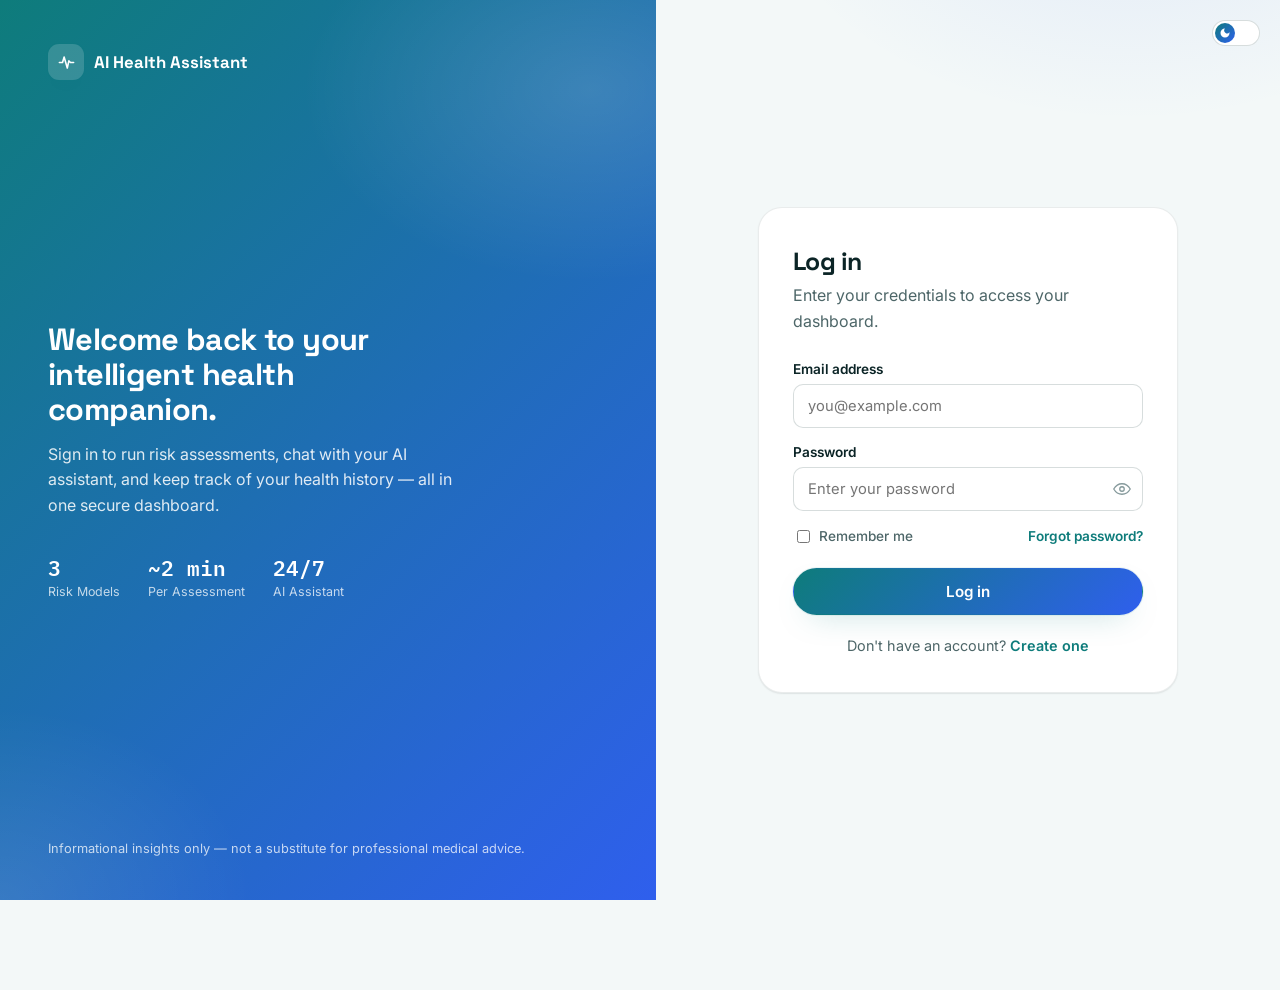
<file: frontend/index.html>
<!DOCTYPE html>
<html lang="en">
<head>
<meta charset="UTF-8" />
<meta name="viewport" content="width=device-width, initial-scale=1.0" />
<title>AI Health Assistant Faisal</title> 
<link rel="icon" type="image/png" href="drugs.png">
<meta name="description" content="AI-powered diabetes, heart disease and treatment-need risk assessment with a conversational health assistant." />

<link rel="preconnect" href="https://fonts.googleapis.com">
<link rel="preconnect" href="https://fonts.gstatic.com" crossorigin>
<link href="https://fonts.googleapis.com/css2?family=Space+Grotesk:wght@500;600;700&family=Inter:wght@400;500;600;700&family=IBM+Plex+Mono:wght@500;600;700&display=swap" rel="stylesheet">

<link rel="stylesheet" href="styles/base.css?v=20260829" />
<link rel="stylesheet" href="styles/components.css?v=20260829" />
<script>
  // Applied before first paint so there's no flash of the wrong theme.
  (function () {
    try {
      var saved = localStorage.getItem('ahs_theme');
      var theme = saved || (window.matchMedia('(prefers-color-scheme: dark)').matches ? 'dark' : 'light');
      document.documentElement.setAttribute('data-theme', theme);
    } catch (e) {}
  })();
</script>
</head>
<body>

<a class="skip-link" href="#main-content">Skip to main content</a>

<!-- floating aurora blobs behind everything, dark-mode only -->
<div class="aurora" aria-hidden="true"><span></span><span></span><span></span></div>

<!-- ============================================================
     HEADER
     ============================================================ -->
<header class="site-header glass">
  <div class="container">
    <button class="brand" type="button" data-nav="home" aria-label="AI Health Assistant home">
      <span class="brand-mark">
        <svg viewBox="0 0 24 24" fill="none" xmlns="http://www.w3.org/2000/svg"><path d="M3 12h4l2-7 4 14 2-9 2 2h4" stroke="currentColor" stroke-width="2" stroke-linecap="round" stroke-linejoin="round"/></svg>
      </span>
      AI Health Assistant
    </button>

    <nav class="main-nav" aria-label="Primary">
      <button type="button" class="nav-link" data-nav="home">Home</button>
      <button type="button" class="nav-link" data-nav="check">Health Check</button>
      <button type="button" class="nav-link" data-nav="chat">AI Chat</button>
      <button type="button" class="nav-link" data-nav="dashboard">Dashboard</button>
      <button type="button" class="nav-link" data-nav="about">About</button>
    </nav>

    <div class="header-actions">
      <button class="theme-toggle" id="themeToggle" title="Toggle dark mode" aria-label="Toggle dark mode">
        <span class="knob">
          <svg viewBox="0 0 24 24" fill="none" id="themeIcon"><path d="M12 3a9 9 0 109 9c0-.46-.04-.92-.1-1.36A5.4 5.4 0 0112 3z" fill="currentColor"/></svg>
        </span>
      </button>
      <button class="icon-btn" id="settingsBtn" title="Connection settings" aria-label="Settings" >
        <svg width="18" height="18" viewBox="0 0 24 24" fill="none"><path d="M12 15a3 3 0 100-6 3 3 0 000 6z" stroke="currentColor" stroke-width="1.8"/><path d="M19.4 15a1.65 1.65 0 00.33 1.82l.06.06a2 2 0 11-2.83 2.83l-.06-.06a1.65 1.65 0 00-1.82-.33 1.65 1.65 0 00-1 1.51V21a2 2 0 11-4 0v-.09a1.65 1.65 0 00-1-1.51 1.65 1.65 0 00-1.82.33l-.06.06a2 2 0 11-2.83-2.83l.06-.06a1.65 1.65 0 00.33-1.82 1.65 1.65 0 00-1.51-1H3a2 2 0 110-4h.09a1.65 1.65 0 001.51-1 1.65 1.65 0 00-.33-1.82l-.06-.06a2 2 0 112.83-2.83l.06.06a1.65 1.65 0 001.82.33H9a1.65 1.65 0 001-1.51V3a2 2 0 114 0v.09a1.65 1.65 0 001 1.51 1.65 1.65 0 001.82-.33l.06-.06a2 2 0 112.83 2.83l-.06.06a1.65 1.65 0 00-.33 1.82V9a1.65 1.65 0 001.51 1H21a2 2 0 110 4h-.09a1.65 1.65 0 00-1.51 1z" stroke="currentColor" stroke-width="1.5"/></svg>
      </button>
      <button class="btn btn-secondary btn-sm" id="logoutBtn">Log out</button>
      <button class="btn btn-primary btn-sm" data-nav="check">Start Health Check</button>
      <button class="hamburger" id="hamburgerBtn" aria-label="Open menu" aria-expanded="false" aria-controls="mobileNav"><span></span><span></span><span></span></button>
    </div>
  </div>
</header>

<div class="mobile-nav" id="mobileNav">
  <button type="button" class="nav-link" data-nav="home">Home</button>
  <button type="button" class="nav-link" data-nav="check">Health Check</button>
  <button type="button" class="nav-link" data-nav="chat">AI Chat</button>
  <button type="button" class="nav-link" data-nav="dashboard">Dashboard</button>
  <button type="button" class="nav-link" data-nav="about">About</button>
</div>

<main id="main-content" tabindex="-1">

<!-- ============================================================
     HOME VIEW
     ============================================================ -->
<section class="view active" id="view-home">

  <section class="hero">
    <div class="container">
      <div class="slide-up">
        <div class="eyebrow"><span class="eyebrow-dot"></span> AI-Powered Health Insights</div>
        <h1>Your <span class="grad">Intelligent Health</span> Companion</h1>
        <p class="lead">Understand your health, monitor your risks, and get personalized guidance with AI-powered health insights across diabetes, heart health, and treatment needs.</p>
        <div class="hero-ctas">
          <button class="btn btn-primary" data-nav="check">
            <svg width="17" height="17" viewBox="0 0 24 24" fill="none"><path d="M9 12l2 2 4-4" stroke="currentColor" stroke-width="2.2" stroke-linecap="round" stroke-linejoin="round"/><circle cx="12" cy="12" r="9" stroke="currentColor" stroke-width="2"/></svg>
            Start Health Check
          </button>
          <button class="btn btn-secondary" data-nav="chat">
            <svg width="17" height="17" viewBox="0 0 24 24" fill="none"><path d="M21 11.5a8.5 8.5 0 01-8.5 8.5 8.4 8.4 0 01-3.9-.95L3 20l1.1-4.15A8.4 8.4 0 013.5 12 8.5 8.5 0 0112 3.5a8.5 8.5 0 019 8z" stroke="currentColor" stroke-width="1.8" stroke-linejoin="round"/></svg>
            Chat with AI
          </button>
        </div>
        <div class="hero-stats">
          <div class="hero-stat"><div class="num">3</div><div class="label">Risk Models</div></div>
          <div class="hero-stat"><div class="num">~2 min</div><div class="label">Per Assessment</div></div>
          <div class="hero-stat"><div class="num">24/7</div><div class="label">AI Assistant</div></div>
        </div>
      </div>

      <div class="hero-visual pop-in">
        <svg viewBox="0 0 420 420" width="100%" height="100%">
          <defs>
            <linearGradient id="hgrad" x1="0" y1="0" x2="1" y2="1">
              <stop offset="0%" stop-color="#0e7c7b"/>
              <stop offset="100%" stop-color="#2f5fed"/>
            </linearGradient>
          </defs>
          <circle cx="210" cy="210" r="180" fill="url(#hgrad)" opacity="0.07"/>
          <circle cx="210" cy="210" r="140" fill="none" stroke="url(#hgrad)" stroke-width="1.4" stroke-dasharray="4 6" opacity="0.4"/>
          <circle cx="210" cy="210" r="128" fill="#ffffff" opacity="0.7"/>
          <path d="M70 214 h48 l14 -38 22 82 20 -120 16 76 12 -30 h48" fill="none" stroke="url(#hgrad)" stroke-width="5" stroke-linecap="round" stroke-linejoin="round" stroke-dasharray="900" stroke-dashoffset="900" style="animation: heartbeatDraw 2.4s ease-out forwards;"/>
          <g class="orbit-dot" style="animation-delay:0s">
            <circle cx="330" cy="130" r="26" fill="#fff" stroke="var(--border-strong)"/>
            <text x="330" y="136" text-anchor="middle" font-size="20">❤️</text>
          </g>
          <g class="orbit-dot" style="animation-delay:0.6s">
            <circle cx="88" cy="120" r="24" fill="#fff" stroke="var(--border-strong)"/>
            <text x="88" y="127" text-anchor="middle" font-size="18">🩸</text>
          </g>
          <g class="orbit-dot" style="animation-delay:1.2s">
            <circle cx="100" cy="320" r="24" fill="#fff" stroke="var(--border-strong)"/>
            <text x="100" y="327" text-anchor="middle" font-size="18">💊</text>
          </g>
          <g class="orbit-dot" style="animation-delay:0.3s">
            <circle cx="340" cy="300" r="22" fill="#fff" stroke="var(--border-strong)"/>
            <text x="340" y="306" text-anchor="middle" font-size="16">📊</text>
          </g>
        </svg>
      </div>
    </div>
  </section>

  <section class="section">
    <div class="container">
      <div class="section-head">
        <h2>Three focused risk assessments</h2>
        <p>Each assessment uses a dedicated, trained model — built on the exact clinical and lifestyle inputs it was trained on.</p>
      </div>
      <div class="grid-3 stagger">
        <button type="button" class="card card-hover tilt3d condition-card" data-nav="check" data-condition="diabetes">
          <div class="condition-icon icon-teal">🩸</div>
          <h3>Diabetes Risk</h3>
          <p>Estimates diabetes risk from glucose, HbA1c, BMI and lifestyle factors.</p>
          <div class="go">Start assessment →</div>
        </button>
        <button type="button" class="card card-hover tilt3d condition-card" data-nav="check" data-condition="heart">
          <div class="condition-icon icon-blue">❤️</div>
          <h3>Heart Disease Risk</h3>
          <p>Evaluates cardiac risk using vitals like blood pressure, cholesterol and ECG readings.</p>
          <div class="go">Start assessment →</div>
        </button>
        <button type="button" class="card card-hover tilt3d condition-card" data-nav="check" data-condition="treatment">
          <div class="condition-icon icon-amber">💊</div>
          <h3>Treatment-Need Assessment</h3>
          <p>Gauges whether workplace mental-health treatment may be indicated.</p>
          <div class="go">Start assessment →</div>
        </button>
      </div>
    </div>
  </section>

  <section class="section" style="padding-top:0;">
    <div class="container">
      <div class="card glass" style="padding:36px; display:flex; align-items:center; justify-content:space-between; gap:24px; flex-wrap:wrap;">
        <div style="max-width:520px;">
          <h2 style="font-size:1.4rem; margin-bottom:8px;">Prefer to just talk it through?</h2>
          <p>Chat with the AI Health Assistant — it will ask you a few guided questions and run the right model for you automatically.</p>
        </div>
        <button class="btn btn-primary" data-nav="chat">Open AI Chat</button>
      </div>
    </div>
  </section>
</section>

<!-- ============================================================
     HEALTH CHECK VIEW
     ============================================================ -->
<section class="view" id="view-check">
  <div class="container section">
    <div class="section-head left">
      <h2>Health Check</h2>
      <p>Choose an assessment below. Fields map exactly to what each trained model expects.</p>
    </div>

    <div class="check-tabs" role="tablist" aria-label="Assessment type">
      <button class="check-tab active" data-condition="diabetes" role="tab" aria-selected="true">Diabetes</button>
      <button class="check-tab" data-condition="heart" role="tab" aria-selected="false">Heart Disease</button>
      <button class="check-tab" data-condition="treatment" role="tab" aria-selected="false">Treatment Need</button>
    </div>

    <div class="check-layout">
      <div class="card form-card" id="formCard">
        <!-- injected by app.js: form-progress + field-grid + form-footer -->
      </div>

      <aside class="card info-panel" id="infoPanel">
        <!-- injected by app.js -->
      </aside>
    </div>

    <!-- analyzing loading state -->
    <div class="card" id="analyzingCard" style="display:none;" role="status" aria-live="polite" aria-busy="true">
      <div class="analyzing">
        <div class="pulse-ring-wrap">
          <svg viewBox="0 0 24 24" fill="none"><path d="M3 12h4l2-7 4 14 2-9 2 2h4" stroke="currentColor" stroke-width="2" stroke-linecap="round" stroke-linejoin="round"/></svg>
        </div>
        <h3>Analyzing your health…</h3>
        <p>Running your data through the trained model.</p>
        <div class="analyzing-steps" id="analyzingSteps">Validating inputs…</div>
      </div>
    </div>

    <!-- result -->
    <div id="resultMount"></div>
  </div>
</section>

<!-- ============================================================
     CHAT VIEW
     ============================================================ -->
<section class="view" id="view-chat">
  <div class="container section">
    <div class="section-head left">
      <h2>AI Health Assistant</h2>
      <p>Tell it what you'd like to check — it will ask guided follow-up questions and return a full assessment.</p>
    </div>

    <div class="chat-shell">
      <aside class="card chat-side">
        <div>
          <h4>Suggested</h4>
          <div class="suggested-list" id="suggestedList">
            <button class="suggested-chip">Check my diabetes risk</button>
            <button class="suggested-chip">I want to check my heart health</button>
            <button class="suggested-chip">I'm stressed at work, do I need treatment support?</button>
            <button class="suggested-chip">cancel</button>
          </div>
        </div>
        <div>
          <h4>Session</h4>
          <button class="btn btn-secondary btn-sm btn-block" id="clearChatBtn">Clear chat</button>
        </div>
      </aside>

      <div class="card chat-main">
        <div class="chat-header">
          <div class="who">
            <div class="chat-avatar">
              <svg width="18" height="18" viewBox="0 0 24 24" fill="none"><path d="M3 12h4l2-7 4 14 2-9 2 2h4" stroke="#fff" stroke-width="2" stroke-linecap="round" stroke-linejoin="round"/></svg>
            </div>
            <div>
              <div style="font-weight:600; font-size:0.92rem;">AI Health Assistant</div>
              <div class="chat-status"><span class="dot"></span> Online</div>
            </div>
          </div>
        </div>

        <div class="chat-messages" id="chatMessages" aria-live="polite" aria-label="Conversation"></div>

        <div class="chat-input-row">
          <input type="text" id="chatInput" placeholder="Type a message… e.g. 'check my diabetes risk'" autocomplete="off" />
          <button class="send-btn" id="chatSendBtn" aria-label="Send">
            <svg width="18" height="18" viewBox="0 0 24 24" fill="none"><path d="M22 2L11 13" stroke="#fff" stroke-width="2" stroke-linecap="round"/><path d="M22 2l-7 20-4-9-9-4 20-7z" stroke="#fff" stroke-width="2" stroke-linejoin="round"/></svg>
          </button>
        </div>
      </div>
    </div>
  </div>
</section>

<!-- ============================================================
     DASHBOARD VIEW
     ============================================================ -->
<section class="view" id="view-dashboard">
  <div class="container section">
    <div class="section-head left">
      <h2>Health Dashboard</h2>
      <p>A snapshot built from the assessments you've completed on this device.</p>
    </div>

    <div id="dashboardMount"></div>
  </div>
</section>

<!-- ============================================================
     ABOUT VIEW
     ============================================================ -->
<section class="view" id="view-about">
  <div class="container section">
    <div class="section-head">
      <h2>About AI Health Assistant</h2>
      <p>Informational risk insights powered by trained machine-learning models — built to help you understand patterns, not to replace your doctor.</p>
    </div>

    <div class="about-grid stagger">
      <div class="card about-card tilt3d">
        <h4>🩸 Diabetes Model</h4>
        <p>An XGBoost classifier trained on demographic, metabolic and lifestyle indicators such as HbA1c and blood glucose level.</p>
      </div>
      <div class="card about-card tilt3d">
        <h4>❤️ Heart Disease Model</h4>
        <p>An XGBoost classifier trained on clinical vitals including blood pressure, cholesterol, ECG and exercise response.</p>
      </div>
      <div class="card about-card tilt3d">
        <h4>💊 Treatment-Need Model</h4>
        <p>A classifier trained on workplace and mental-health survey data to gauge whether treatment may be indicated.</p>
      </div>
    </div>

    <div class="card" style="margin-top:28px; padding:28px;">
      <div class="medical-disclaimer" style="margin-top:0;">
        <svg viewBox="0 0 24 24" fill="none"><path d="M12 9v4M12 17h.01" stroke="currentColor" stroke-width="2" stroke-linecap="round"/><path d="M10.29 3.86L1.82 18a2 2 0 001.71 3h16.94a2 2 0 001.71-3L13.71 3.86a2 2 0 00-3.42 0z" stroke="currentColor" stroke-width="1.6"/></svg>
        <span>This AI Health Assistant provides informational insights and is not a substitute for professional medical diagnosis or treatment. Always consult a qualified healthcare professional about your health.</span>
      </div>
    </div>
  </div>
</section>

</main>

<footer class="site-footer">
  <div class="container">
    <div class="brand" style="font-size:0.92rem;">
      <span class="brand-mark" style="width:28px;height:28px;border-radius:8px;">
        <svg viewBox="0 0 24 24" fill="none" width="14" height="14"><path d="M3 12h4l2-7 4 14 2-9 2 2h4" stroke="currentColor" stroke-width="2" stroke-linecap="round" stroke-linejoin="round"/></svg>
      </span>
      AI Health Assistant
    </div>
    <p>Informational insights only — not a medical diagnosis.</p>
  </div>
</footer>

<div class="toast-stack" id="toastStack" aria-live="polite" aria-atomic="true"></div>

<!-- ============================================================
     SETTINGS MODAL (API base URL)
     ============================================================ -->
<div id="settingsModal" style="display:none; position:fixed; inset:0; background:rgba(11,36,38,0.45); z-index:500; align-items:center; justify-content:center; padding:20px;" role="presentation">
  <div class="card" role="dialog" aria-modal="true" aria-labelledby="settingsTitle" style="max-width:420px; width:100%; padding:26px;">
    <h3 id="settingsTitle" style="margin-bottom:6px;">Connection settings</h3>
    <p style="margin-bottom:16px;">Point the app at your running FastAPI backend.</p>
    <div class="field">
      <label for="apiBaseInput">Backend API URL</label>
      <input type="text" id="apiBaseInput" placeholder="http://127.0.0.1:8000" />
    </div>
    <div style="display:flex; gap:10px; margin-top:18px;">
      <button class="btn btn-secondary btn-block" id="settingsCloseBtn">Cancel</button>
      <button class="btn btn-primary btn-block" id="settingsSaveBtn">Save</button>
    </div>
  </div>
</div>

<script src="scripts/theme.js"></script>
<script src="scripts/api.js"></script>
<script src="scripts/auth-guard.js"></script>
<script src="scripts/forms.js"></script>
<script src="scripts/chat.js"></script>
<script src="scripts/dashboard.js"></script>
<script src="scripts/app.js"></script>
</body>
</html>
</file>
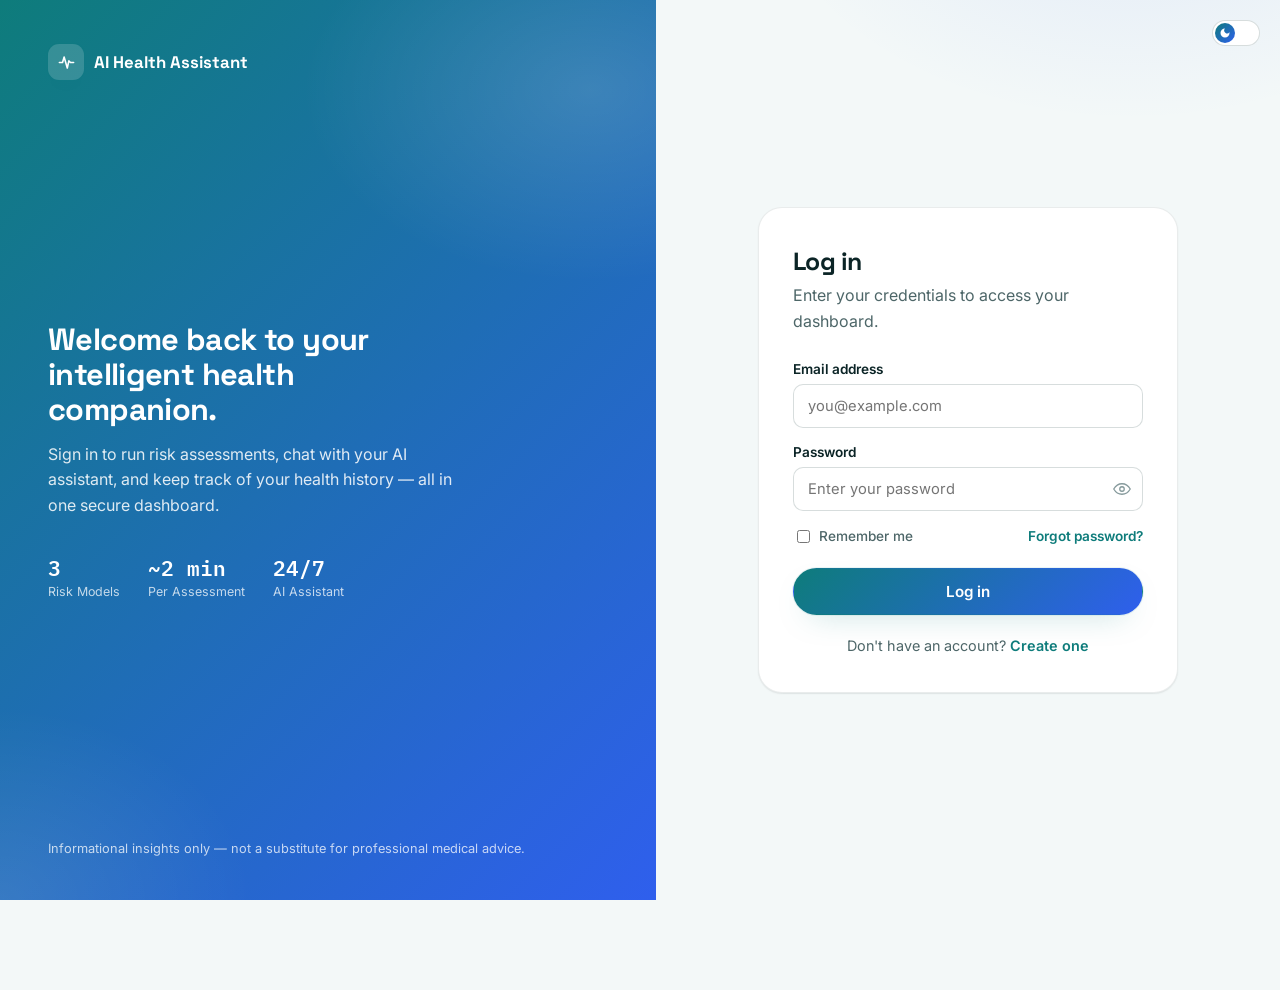
<file: frontend/login.html>
<!DOCTYPE html>
<html lang="en">
<head>
<meta charset="UTF-8" />
<meta name="viewport" content="width=device-width, initial-scale=1.0" />
<title>Log In — AI Health Assistant</title>
<meta name="description" content="Log in to your AI Health Assistant account." />

<link rel="preconnect" href="https://fonts.googleapis.com">
<link rel="preconnect" href="https://fonts.gstatic.com" crossorigin>
<link href="https://fonts.googleapis.com/css2?family=Space+Grotesk:wght@500;600;700&family=Inter:wght@400;500;600;700&family=IBM+Plex+Mono:wght@500;600;700&display=swap" rel="stylesheet">

<link rel="stylesheet" href="styles/base.css?v=20260829" />
<link rel="stylesheet" href="styles/components.css?v=20260829" />
<link rel="stylesheet" href="styles/auth.css?v=20260829" />
<script>
  (function () {
    try {
      var saved = localStorage.getItem('ahs_theme');
      var theme = saved || (window.matchMedia('(prefers-color-scheme: dark)').matches ? 'dark' : 'light');
      document.documentElement.setAttribute('data-theme', theme);
    } catch (e) {}
  })();
</script>
</head>
<body>

<div class="aurora" aria-hidden="true"><span></span><span></span><span></span></div>

<div class="auth-shell">

  <section class="auth-visual">
    <div class="brand">
      <span class="brand-mark">
        <svg viewBox="0 0 24 24" fill="none" xmlns="http://www.w3.org/2000/svg"><path d="M3 12h4l2-7 4 14 2-9 2 2h4" stroke="currentColor" stroke-width="2" stroke-linecap="round" stroke-linejoin="round"/></svg>
      </span>
      AI Health Assistant
    </div>

    <div class="pitch">
      <h1>Welcome back to your intelligent health companion.</h1>
      <p>Sign in to run risk assessments, chat with your AI assistant, and keep track of your health history — all in one secure dashboard.</p>
      <div class="pitch-stats">
        <div><div class="num">3</div><div class="label">Risk Models</div></div>
        <div><div class="num">~2 min</div><div class="label">Per Assessment</div></div>
        <div><div class="num">24/7</div><div class="label">AI Assistant</div></div>
      </div>
    </div>

    <div class="foot-note">Informational insights only — not a substitute for professional medical advice.</div>
  </section>

  <section class="auth-panel">
    <button class="theme-toggle auth-theme-toggle" id="themeToggle" title="Toggle dark mode" aria-label="Toggle dark mode">
      <span class="knob">
        <svg viewBox="0 0 24 24" fill="none" id="themeIcon"><path d="M12 3a9 9 0 109 9c0-.46-.04-.92-.1-1.36A5.4 5.4 0 0112 3z" fill="currentColor"/></svg>
      </span>
    </button>

    <div class="card auth-card">
      <div class="brand">
        <span class="brand-mark">
          <svg viewBox="0 0 24 24" fill="none" xmlns="http://www.w3.org/2000/svg"><path d="M3 12h4l2-7 4 14 2-9 2 2h4" stroke="currentColor" stroke-width="2" stroke-linecap="round" stroke-linejoin="round"/></svg>
        </span>
        AI Health Assistant
      </div>

      <h2>Log in</h2>
      <p class="sub">Enter your credentials to access your dashboard.</p>

      <div class="auth-alert" id="authAlert"></div>

      <form class="auth-form" id="loginForm" novalidate>
        <div class="field">
          <label for="email">Email address</label>
          <input type="email" id="email" name="email" placeholder="you@example.com" autocomplete="email" required />
          <div class="field-error" id="emailError">Enter a valid email address.</div>
        </div>

        <div class="field">
          <label for="password">Password</label>
          <div class="password-field">
            <input type="password" id="password" name="password" placeholder="Enter your password" autocomplete="current-password" required />
            <button type="button" class="password-toggle" id="togglePassword" aria-label="Show password">
              <svg width="18" height="18" viewBox="0 0 24 24" fill="none" id="eyeIcon"><path d="M1 12s4-7 11-7 11 7 11 7-4 7-11 7-11-7-11-7z" stroke="currentColor" stroke-width="1.7"/><circle cx="12" cy="12" r="3" stroke="currentColor" stroke-width="1.7"/></svg>
            </button>
          </div>
          <div class="field-error" id="passwordError">Enter your password.</div>
        </div>

        <div class="auth-links">
          <label style="display:flex; align-items:center; gap:6px; font-weight:500; color:var(--ink-soft);">
            <input type="checkbox" id="rememberMe" style="width:auto;" /> Remember me
          </label>
          <a href="#" id="forgotPasswordLink">Forgot password?</a>
        </div>

        <button type="submit" class="btn btn-primary btn-block" id="loginBtn">
          <span id="loginBtnText">Log in</span>
        </button>
      </form>

      <div class="auth-switch">
        Don't have an account? <a href="register.html">Create one</a>
      </div>
    </div>
  </section>

</div>

<script src="scripts/theme.js"></script>
<script src="scripts/api.js"></script>
<script src="scripts/auth-page.js"></script>
</body>
</html>
</file>
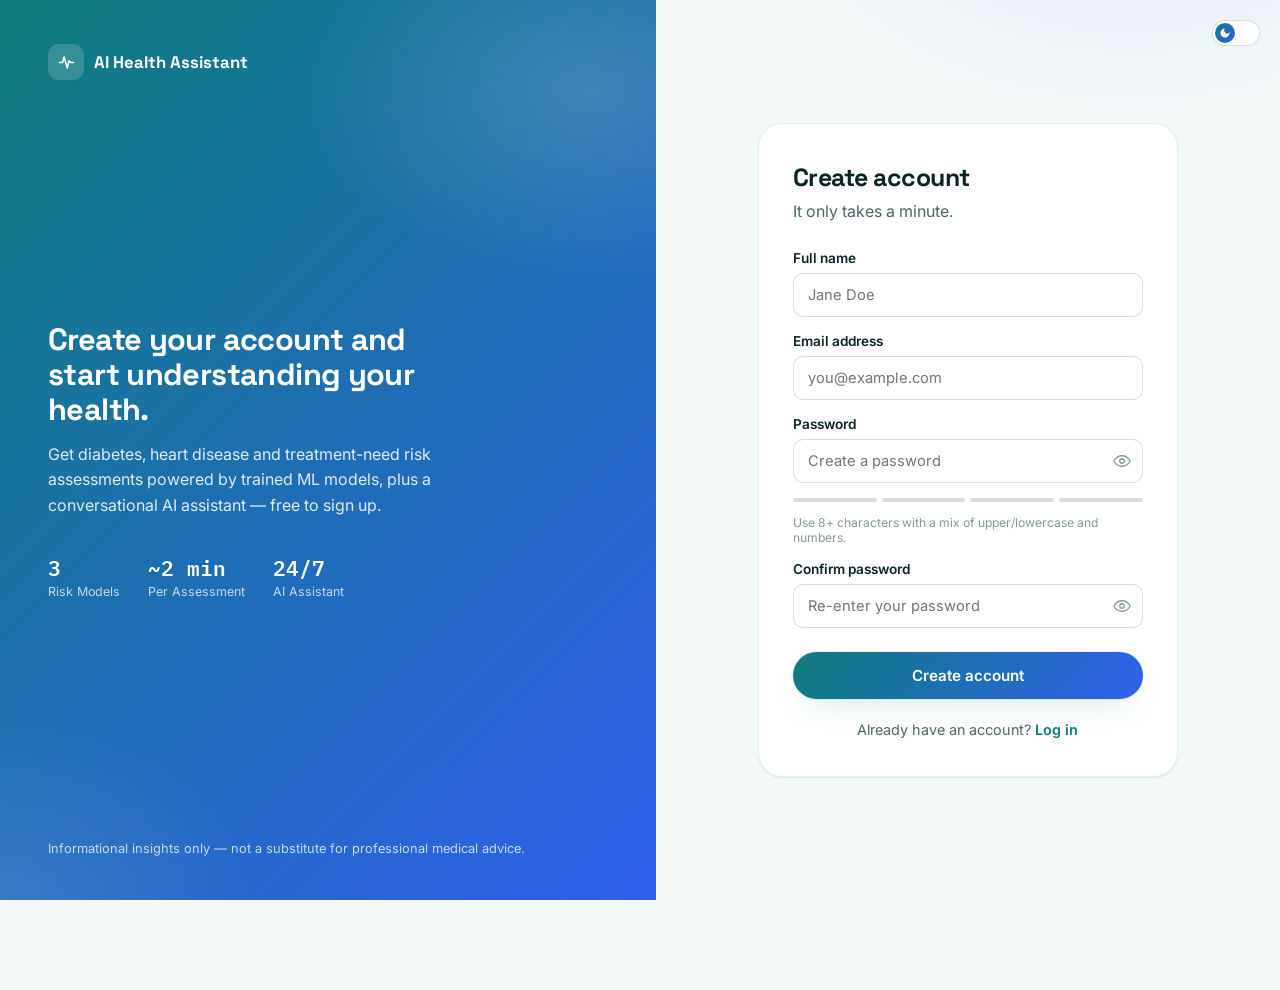
<file: frontend/register.html>
<!DOCTYPE html>
<html lang="en">
<head>
<meta charset="UTF-8" />
<meta name="viewport" content="width=device-width, initial-scale=1.0" />
<title>Create Account — AI Health Assistant</title>
<meta name="description" content="Create your AI Health Assistant account." />

<link rel="preconnect" href="https://fonts.googleapis.com">
<link rel="preconnect" href="https://fonts.gstatic.com" crossorigin>
<link href="https://fonts.googleapis.com/css2?family=Space+Grotesk:wght@500;600;700&family=Inter:wght@400;500;600;700&family=IBM+Plex+Mono:wght@500;600;700&display=swap" rel="stylesheet">

<link rel="stylesheet" href="styles/base.css?v=20260829" />
<link rel="stylesheet" href="styles/components.css?v=20260829" />
<link rel="stylesheet" href="styles/auth.css?v=20260829" />
<script>
  (function () {
    try {
      var saved = localStorage.getItem('ahs_theme');
      var theme = saved || (window.matchMedia('(prefers-color-scheme: dark)').matches ? 'dark' : 'light');
      document.documentElement.setAttribute('data-theme', theme);
    } catch (e) {}
  })();
</script>
</head>
<body>

<div class="aurora" aria-hidden="true"><span></span><span></span><span></span></div>

<div class="auth-shell">

  <section class="auth-visual">
    <div class="brand">
      <span class="brand-mark">
        <svg viewBox="0 0 24 24" fill="none" xmlns="http://www.w3.org/2000/svg"><path d="M3 12h4l2-7 4 14 2-9 2 2h4" stroke="currentColor" stroke-width="2" stroke-linecap="round" stroke-linejoin="round"/></svg>
      </span>
      AI Health Assistant
    </div>

    <div class="pitch">
      <h1>Create your account and start understanding your health.</h1>
      <p>Get diabetes, heart disease and treatment-need risk assessments powered by trained ML models, plus a conversational AI assistant — free to sign up.</p>
      <div class="pitch-stats">
        <div><div class="num">3</div><div class="label">Risk Models</div></div>
        <div><div class="num">~2 min</div><div class="label">Per Assessment</div></div>
        <div><div class="num">24/7</div><div class="label">AI Assistant</div></div>
      </div>
    </div>

    <div class="foot-note">Informational insights only — not a substitute for professional medical advice.</div>
  </section>

  <section class="auth-panel">
    <button class="theme-toggle auth-theme-toggle" id="themeToggle" title="Toggle dark mode" aria-label="Toggle dark mode">
      <span class="knob">
        <svg viewBox="0 0 24 24" fill="none" id="themeIcon"><path d="M12 3a9 9 0 109 9c0-.46-.04-.92-.1-1.36A5.4 5.4 0 0112 3z" fill="currentColor"/></svg>
      </span>
    </button>

    <div class="card auth-card">
      <div class="brand">
        <span class="brand-mark">
          <svg viewBox="0 0 24 24" fill="none" xmlns="http://www.w3.org/2000/svg"><path d="M3 12h4l2-7 4 14 2-9 2 2h4" stroke="currentColor" stroke-width="2" stroke-linecap="round" stroke-linejoin="round"/></svg>
        </span>
        AI Health Assistant
      </div>

      <h2>Create account</h2>
      <p class="sub">It only takes a minute.</p>

      <div class="auth-alert" id="authAlert"></div>

      <form class="auth-form" id="registerForm" novalidate>
        <div class="field">
          <label for="name">Full name</label>
          <input type="text" id="name" name="name" placeholder="Jane Doe" autocomplete="name" required />
          <div class="field-error" id="nameError">Enter your full name (at least 2 characters).</div>
        </div>

        <div class="field">
          <label for="email">Email address</label>
          <input type="email" id="email" name="email" placeholder="you@example.com" autocomplete="email" required />
          <div class="field-error" id="emailError">Enter a valid email address.</div>
        </div>

        <div class="field">
          <label for="password">Password</label>
          <div class="password-field">
            <input type="password" id="password" name="password" placeholder="Create a password" autocomplete="new-password" required />
            <button type="button" class="password-toggle" id="togglePassword" aria-label="Show password">
              <svg width="18" height="18" viewBox="0 0 24 24" fill="none" id="eyeIcon"><path d="M1 12s4-7 11-7 11 7 11 7-4 7-11 7-11-7-11-7z" stroke="currentColor" stroke-width="1.7"/><circle cx="12" cy="12" r="3" stroke="currentColor" stroke-width="1.7"/></svg>
            </button>
          </div>
          <div class="strength-meter" id="strengthMeter">
            <div class="bar"></div><div class="bar"></div><div class="bar"></div><div class="bar"></div>
          </div>
          <div class="strength-label" id="strengthLabel">Use 8+ characters with a mix of upper/lowercase and numbers.</div>
          <div class="field-error" id="passwordError">Password must be at least 8 characters with upper, lower and a number.</div>
        </div>

        <div class="field">
          <label for="confirmPassword">Confirm password</label>
          <div class="password-field">
            <input type="password" id="confirmPassword" name="confirmPassword" placeholder="Re-enter your password" autocomplete="new-password" required />
            <button type="button" class="password-toggle" id="toggleConfirmPassword" aria-label="Show password">
              <svg width="18" height="18" viewBox="0 0 24 24" fill="none" id="eyeIconConfirm"><path d="M1 12s4-7 11-7 11 7 11 7-4 7-11 7-11-7-11-7z" stroke="currentColor" stroke-width="1.7"/><circle cx="12" cy="12" r="3" stroke="currentColor" stroke-width="1.7"/></svg>
            </button>
          </div>
          <div class="field-error" id="confirmPasswordError">Passwords do not match.</div>
        </div>

        <button type="submit" class="btn btn-primary btn-block" id="registerBtn" style="margin-top:8px;">
          <span id="registerBtnText">Create account</span>
        </button>
      </form>

      <div class="auth-switch">
        Already have an account? <a href="login.html">Log in</a>
      </div>
    </div>
  </section>

</div>

<script src="scripts/theme.js"></script>
<script src="scripts/api.js"></script>
<script src="scripts/auth-page.js"></script>
</body>
</html>
</file>
<file: frontend/styles/base.css>
/* ============================================================
   AI HEALTH ASSISTANT — DESIGN TOKENS & BASE
   A dark-first, glassmorphic "3D" system: soft depth via layered
   shadows + glow, floating aurora backdrops, tilting glass cards.
   Display face: Space Grotesk. Body: Inter. Data face: IBM Plex
   Mono (tabular numerals for every measurement).
   ============================================================ */

:root {
  /* ---- surfaces (light) ---- */
  --bg: #f3f8f8;
  --bg-alt: #eaf3f3;
  --surface: #ffffff;
  --surface-glass: rgba(255, 255, 255, 0.66);
  --surface-glass-strong: rgba(255, 255, 255, 0.86);
  --border: rgba(11, 45, 48, 0.09);
  --border-strong: rgba(11, 45, 48, 0.16);

  /* ---- ink ---- */
  --ink: #0b2426;
  --ink-soft: #4d6668;
  --ink-faint: #85999b;
  --ink-on-primary: #f3fbfa;

  /* ---- brand ---- */
  --primary: #0e7c7b;
  --primary-dark: #095958;
  --primary-light: #e3f3f2;
  --accent: #2f5fed;
  --accent-light: #e8edff;
  --gradient-brand: linear-gradient(135deg, #0e7c7b 0%, #2f5fed 100%);
  --gradient-soft: linear-gradient(135deg, #eaf7f6 0%, #eaf0ff 100%);

  /* ---- risk states ---- */
  --risk-low: #1c9c6e;
  --risk-low-bg: #e6f7f0;
  --risk-moderate: #d99a2b;
  --risk-moderate-bg: #fbf1de;
  --risk-high: #d9584b;
  --risk-high-bg: #fbeae8;
  --risk-vhigh: #b93b3b;
  --risk-vhigh-bg: #f8dfdc;

  /* ---- elevation ---- */
  --shadow-sm: 0 1px 2px rgba(11, 36, 38, 0.06), 0 1px 1px rgba(11, 36, 38, 0.04);
  --shadow-md: 0 8px 24px -12px rgba(11, 36, 38, 0.18);
  --shadow-lg: 0 24px 48px -20px rgba(11, 36, 38, 0.28);
  --shadow-glow: 0 0 0 1px rgba(14, 124, 123, 0.08), 0 12px 32px -16px rgba(14, 124, 123, 0.35);
  --shadow-3d: 0 1px 0 rgba(255, 255, 255, 0.5) inset, 0 18px 40px -18px rgba(11, 36, 38, 0.22);

  /* ---- radius ---- */
  --r-sm: 10px;
  --r-md: 16px;
  --r-lg: 24px;
  --r-pill: 999px;

  /* ---- type ---- */
  --font-display: "Space Grotesk", "Inter", sans-serif;
  --font-body: "Inter", -apple-system, BlinkMacSystemFont, sans-serif;
  --font-mono: "IBM Plex Mono", "SFMono-Regular", Menlo, monospace;

  /* ---- motion ---- */
  --ease: cubic-bezier(0.22, 1, 0.36, 1);
  --fast: 160ms;
  --med: 320ms;
  --slow: 560ms;

  /* ---- layout ---- */
  --header-h: 72px;
  --max-w: 1180px;

  /* ---- text color to use on top of --gradient-brand ---- */
  --on-brand: #ffffff;
  --on-brand-soft: rgba(255, 255, 255, 0.86);
  --on-brand-faint: rgba(255, 255, 255, 0.74);
  --on-brand-wash: rgba(255, 255, 255, 0.16);

  /* ---- tilt (JS sets these per-card on pointermove) ---- */
  --tiltX: 0deg;
  --tiltY: 0deg;
  --glow-x: 50%;
  --glow-y: 50%;
}

/* ============================================================
   DARK MODE — the flagship look: deep space surfaces, neon
   teal/indigo glow, aurora backdrop. Every component reads these
   custom properties, so only token values change below.
   ============================================================ */
html[data-theme="dark"] {
  --bg: #060b0d;
  --bg-alt: #0a1315;
  --surface: #0f1a1d;
  --surface-glass: rgba(19, 32, 36, 0.6);
  --surface-glass-strong: rgba(19, 32, 36, 0.86);
  --border: rgba(255, 255, 255, 0.08);
  --border-strong: rgba(255, 255, 255, 0.16);

  --ink: #edf7f7;
  --ink-soft: #a9c0c1;
  --ink-faint: #708688;
  --ink-on-primary: #06181a;

  --primary: #2fe6d1;
  --primary-dark: #1fb3a3;
  --primary-light: #103330;
  --accent: #8aa3ff;
  --accent-light: #1a2140;
  --gradient-brand: linear-gradient(135deg, #2fe6d1 0%, #8aa3ff 100%);
  --gradient-soft: linear-gradient(135deg, #0f2a27 0%, #131b38 100%);

  --risk-low: #3fdb99;
  --risk-low-bg: #0f2a20;
  --risk-moderate: #f2bd5c;
  --risk-moderate-bg: #2c2413;
  --risk-high: #ff8a76;
  --risk-high-bg: #2e1815;
  --risk-vhigh: #ff5b62;
  --risk-vhigh-bg: #301213;

  --shadow-sm: 0 1px 2px rgba(0, 0, 0, 0.4), 0 1px 1px rgba(0, 0, 0, 0.3);
  --shadow-md: 0 12px 28px -14px rgba(0, 0, 0, 0.65);
  --shadow-lg: 0 30px 60px -24px rgba(0, 0, 0, 0.75);
  --shadow-glow: 0 0 0 1px rgba(47, 230, 209, 0.14), 0 16px 40px -18px rgba(47, 230, 209, 0.38);
  --shadow-3d: 0 1px 0 rgba(255, 255, 255, 0.06) inset, 0 26px 54px -22px rgba(0, 0, 0, 0.7);
  --on-brand: #06181a;
  --on-brand-soft: rgba(6, 24, 26, 0.82);
  --on-brand-faint: rgba(6, 24, 26, 0.68);
  --on-brand-wash: rgba(6, 24, 26, 0.12);
}

/* ---- animated aurora backdrop ---- */
body::before,
body::after {
  content: "";
  position: fixed;
  inset: -10%;
  z-index: -2;
  pointer-events: none;
}
body::before {
  background:
    radial-gradient(640px 460px at 82% -6%, rgba(47, 95, 237, 0.10), transparent 60%),
    radial-gradient(560px 420px at 4% 4%, rgba(14, 124, 123, 0.12), transparent 60%),
    var(--bg);
  transition: background var(--slow) var(--ease);
}
body::after {
  z-index: -1;
  background-image:
    radial-gradient(2px 2px at 20% 30%, rgba(255,255,255,0.5) 0, transparent 60%),
    radial-gradient(2px 2px at 70% 65%, rgba(255,255,255,0.35) 0, transparent 60%),
    radial-gradient(1.5px 1.5px at 40% 80%, rgba(255,255,255,0.3) 0, transparent 60%),
    radial-gradient(1.5px 1.5px at 90% 15%, rgba(255,255,255,0.3) 0, transparent 60%);
  opacity: 0;
  transition: opacity var(--slow) var(--ease);
}
html[data-theme="dark"] body::after { opacity: 0.5; }

html[data-theme="dark"] body::before {
  background:
    radial-gradient(760px 480px at 88% -8%, rgba(138, 163, 255, 0.16), transparent 60%),
    radial-gradient(680px 480px at 4% 0%, rgba(47, 230, 209, 0.14), transparent 60%),
    radial-gradient(600px 420px at 50% 110%, rgba(138, 79, 255, 0.10), transparent 60%),
    var(--bg);
}

/* floating aurora blobs — soft, blurred, slow-drifting "3D" depth */
.aurora {
  position: fixed;
  inset: 0;
  z-index: -1;
  overflow: hidden;
  pointer-events: none;
  opacity: 0;
  transition: opacity var(--slow) var(--ease);
}
html[data-theme="dark"] .aurora { opacity: 1; }
.aurora span {
  position: absolute;
  border-radius: 50%;
  filter: blur(70px);
  opacity: 0.35;
  will-change: transform;
}
.aurora span:nth-child(1) {
  width: 420px; height: 420px; top: -120px; left: -80px;
  background: radial-gradient(circle, #2fe6d1, transparent 70%);
  animation: auroraDrift1 22s ease-in-out infinite;
}
.aurora span:nth-child(2) {
  width: 480px; height: 480px; top: 10%; right: -140px;
  background: radial-gradient(circle, #8aa3ff, transparent 70%);
  animation: auroraDrift2 26s ease-in-out infinite;
}
.aurora span:nth-child(3) {
  width: 380px; height: 380px; bottom: -140px; left: 30%;
  background: radial-gradient(circle, #b586ff, transparent 70%);
  animation: auroraDrift3 30s ease-in-out infinite;
}
@keyframes auroraDrift1 {
  0%, 100% { transform: translate(0, 0) scale(1); }
  50% { transform: translate(60px, 80px) scale(1.15); }
}
@keyframes auroraDrift2 {
  0%, 100% { transform: translate(0, 0) scale(1); }
  50% { transform: translate(-70px, 50px) scale(1.1); }
}
@keyframes auroraDrift3 {
  0%, 100% { transform: translate(0, 0) scale(1); }
  50% { transform: translate(40px, -60px) scale(1.12); }
}

/* Smooth color transition when the theme is switched */
html,
body,
.card,
.site-header,
.chat-main,
.chat-side,
input,
select,
textarea,
button {
  transition: background-color var(--med, 320ms) var(--ease, ease),
              border-color var(--med, 320ms) var(--ease, ease),
              color var(--med, 320ms) var(--ease, ease);
}

/* ---- theme toggle switch ---- */
.theme-toggle {
  position: relative;
  width: 48px;
  height: 26px;
  border-radius: var(--r-pill);
  border: 1px solid var(--border-strong);
  background: var(--surface);
  cursor: pointer;
  display: inline-flex;
  align-items: center;
  padding: 2px;
  flex-shrink: 0;
}

.theme-toggle .knob {
  width: 20px;
  height: 20px;
  border-radius: 50%;
  background: var(--gradient-brand);
  display: flex;
  align-items: center;
  justify-content: center;
  color: #fff;
  font-size: 11px;
  transform: translateX(0);
  transition: transform var(--med, 320ms) var(--ease, ease);
}

html[data-theme="dark"] .theme-toggle .knob {
  transform: translateX(22px);
  box-shadow: 0 0 12px rgba(47, 230, 209, 0.6);
}

.theme-toggle .knob svg {
  width: 12px;
  height: 12px;
}

* {
  box-sizing: border-box;
}

html {
  scroll-behavior: smooth;
  overflow-x: clip;
}

body {
  margin: 0;
  font-family: var(--font-body);
  background: var(--bg);
  color: var(--ink);
  -webkit-font-smoothing: antialiased;
  overflow-x: hidden;
  perspective: 1400px;
}

h1, h2, h3, h4 {
  font-family: var(--font-display);
  margin: 0;
  letter-spacing: -0.02em;
  color: var(--ink);
}

p {
  margin: 0;
  color: var(--ink-soft);
  line-height: 1.6;
}

a {
  color: inherit;
  text-decoration: none;
}

button, input, select, textarea {
  font-family: inherit;
}

.mono {
  font-family: var(--font-mono);
  font-variant-numeric: tabular-nums;
}

.container {
  max-width: var(--max-w);
  margin: 0 auto;
  padding: 0 24px;
}

.skip-link {
  position: fixed;
  top: 12px;
  left: 12px;
  z-index: 1000;
  padding: 10px 14px;
  border-radius: var(--r-sm);
  background: var(--surface);
  color: var(--primary-dark);
  box-shadow: var(--shadow-lg);
  transform: translateY(-160%);
  transition: transform var(--fast) var(--ease);
}
.skip-link:focus { transform: translateY(0); }

.visually-hidden {
  position: absolute;
  width: 1px; height: 1px;
  overflow: hidden;
  clip: rect(0 0 0 0);
  white-space: nowrap;
}

:focus-visible {
  outline: 2px solid var(--accent);
  outline-offset: 2px;
  border-radius: 6px;
}

::selection {
  background: var(--primary);
  color: var(--ink-on-primary);
}

/* scrollbar, quiet */
::-webkit-scrollbar { width: 10px; height: 10px; }
::-webkit-scrollbar-thumb { background: var(--border-strong); border-radius: var(--r-pill); }
::-webkit-scrollbar-track { background: transparent; }

@media (prefers-reduced-motion: reduce) {
  *, *::before, *::after {
    animation-duration: 0.001ms !important;
    animation-iteration-count: 1 !important;
    transition-duration: 0.001ms !important;
    scroll-behavior: auto !important;
  }
}

/* ============================================================
   BUTTONS
   ============================================================ */

.btn {
  display: inline-flex;
  align-items: center;
  justify-content: center;
  gap: 8px;
  padding: 13px 24px;
  border-radius: var(--r-pill);
  border: 1px solid transparent;
  font-family: var(--font-body);
  font-weight: 600;
  font-size: 0.95rem;
  cursor: pointer;
  transition: transform var(--fast) var(--ease), box-shadow var(--fast) var(--ease), background var(--fast) var(--ease), border-color var(--fast) var(--ease);
  white-space: nowrap;
}

.btn:active { transform: scale(0.97); }

.btn-primary {
  background: var(--gradient-brand);
  color: #fff;
  box-shadow: var(--shadow-glow);
}
html[data-theme="dark"] .btn-primary { color: #06181a; }
.btn-primary:hover { transform: translateY(-2px); box-shadow: 0 18px 40px -14px rgba(47, 230, 209, 0.5); }

.btn-secondary {
  background: var(--surface);
  color: var(--ink);
  border-color: var(--border-strong);
}
.btn-secondary:hover { border-color: var(--primary); color: var(--primary); transform: translateY(-2px); }

.btn-ghost {
  background: transparent;
  color: var(--ink-soft);
}
.btn-ghost:hover { background: var(--primary-light); color: var(--primary-dark); }

.btn-sm { padding: 9px 16px; font-size: 0.85rem; }
.btn-block { width: 100%; }
.btn[disabled] { opacity: 0.55; cursor: not-allowed; transform: none !important; }

.icon-btn {
  display: inline-flex;
  align-items: center;
  justify-content: center;
  width: 40px; height: 40px;
  border-radius: var(--r-pill);
  border: 1px solid var(--border-strong);
  background: var(--surface);
  color: var(--ink-soft);
  cursor: pointer;
  transition: all var(--fast) var(--ease);
}
.icon-btn:hover { color: var(--primary); border-color: var(--primary); transform: translateY(-2px) rotate(8deg); }

/* ============================================================
   CARDS — glassmorphic, layered depth, optional 3D pointer-tilt
   ============================================================ */

.card {
  background: var(--surface);
  border: 1px solid var(--border);
  border-radius: var(--r-lg);
  box-shadow: var(--shadow-sm);
  transition: transform var(--med) var(--ease), box-shadow var(--med) var(--ease), border-color var(--med) var(--ease);
}

html[data-theme="dark"] .card {
  background: linear-gradient(180deg, rgba(255, 255, 255, 0.035), rgba(255, 255, 255, 0) 40%), var(--surface);
  box-shadow: var(--shadow-3d);
}

.card-hover:hover {
  transform: translateY(-4px);
  box-shadow: var(--shadow-md);
  border-color: var(--border-strong);
}

/* Cards marked .tilt3d get a live perspective transform + a
   pointer-following sheen, driven by app.js (wireTilt). Falls
   back to a flat hover lift if JS/tilt isn't engaged. */
.tilt3d {
  position: relative;
  transform: perspective(900px) rotateX(var(--tiltX)) rotateY(var(--tiltY)) translateZ(0);
  will-change: transform;
  overflow: hidden;
}
.tilt3d::before {
  content: "";
  position: absolute;
  inset: 0;
  z-index: 0;
  background: radial-gradient(320px circle at var(--glow-x) var(--glow-y), rgba(47, 230, 209, 0.14), transparent 60%);
  opacity: 0;
  transition: opacity var(--fast) var(--ease);
  pointer-events: none;
}
.tilt3d:hover::before { opacity: 1; }
.tilt3d > * { position: relative; z-index: 1; }

.glass {
  background: var(--surface-glass);
  backdrop-filter: blur(18px) saturate(160%);
  -webkit-backdrop-filter: blur(18px) saturate(160%);
  border: 1px solid rgba(255, 255, 255, 0.5);
}
html[data-theme="dark"] .glass {
  border: 1px solid rgba(255, 255, 255, 0.08);
}

.badge {
  display: inline-flex;
  align-items: center;
  gap: 6px;
  padding: 5px 12px;
  border-radius: var(--r-pill);
  font-size: 0.78rem;
  font-weight: 600;
  letter-spacing: 0.01em;
}
.badge-low { background: var(--risk-low-bg); color: var(--risk-low); }
.badge-moderate { background: var(--risk-moderate-bg); color: var(--risk-moderate); }
.badge-high { background: var(--risk-high-bg); color: var(--risk-high); }
.badge-vhigh { background: var(--risk-vhigh-bg); color: var(--risk-vhigh); }
.badge-neutral { background: var(--accent-light); color: var(--accent); }

/* ============================================================
   ANIMATIONS
   ============================================================ */

@keyframes fadeIn {
  from { opacity: 0; }
  to { opacity: 1; }
}
@keyframes slideUp {
  from { opacity: 0; transform: translateY(18px); }
  to { opacity: 1; transform: translateY(0); }
}
@keyframes slideDown {
  from { opacity: 0; transform: translateY(-10px); }
  to { opacity: 1; transform: translateY(0); }
}
@keyframes popIn {
  from { opacity: 0; transform: scale(0.92); }
  to { opacity: 1; transform: scale(1); }
}
@keyframes pulseRing {
  0% { box-shadow: 0 0 0 0 rgba(14, 124, 123, 0.35); }
  100% { box-shadow: 0 0 0 14px rgba(14, 124, 123, 0); }
}
html[data-theme="dark"] .eyebrow-dot { animation-name: pulseRingDark; }
@keyframes pulseRingDark {
  0% { box-shadow: 0 0 0 0 rgba(47, 230, 209, 0.45); }
  100% { box-shadow: 0 0 0 14px rgba(47, 230, 209, 0); }
}
@keyframes shimmer {
  0% { background-position: -300px 0; }
  100% { background-position: 300px 0; }
}
@keyframes dotBounce {
  0%, 60%, 100% { transform: translateY(0); opacity: 0.5; }
  30% { transform: translateY(-5px); opacity: 1; }
}
@keyframes spin {
  to { transform: rotate(360deg); }
}
@keyframes heartbeatDraw {
  from { stroke-dashoffset: 900; }
  to { stroke-dashoffset: 0; }
}
@keyframes floatY {
  0%, 100% { transform: translateY(0); }
  50% { transform: translateY(-10px); }
}
@keyframes glowPulse {
  0%, 100% { filter: drop-shadow(0 0 4px currentColor); opacity: 1; }
  50% { filter: drop-shadow(0 0 14px currentColor); opacity: 0.85; }
}
@keyframes gradientShift {
  0% { background-position: 0% 50%; }
  50% { background-position: 100% 50%; }
  100% { background-position: 0% 50%; }
}
@keyframes barGrow {
  from { transform: scaleX(0); }
  to { transform: scaleX(1); }
}

.fade-in { animation: fadeIn var(--med) var(--ease) both; }
.slide-up { animation: slideUp var(--slow) var(--ease) both; }
.pop-in { animation: popIn var(--med) var(--ease) both; }

.stagger > * { opacity: 0; animation: slideUp var(--slow) var(--ease) both; }
.stagger > *:nth-child(1) { animation-delay: 0.03s; }
.stagger > *:nth-child(2) { animation-delay: 0.10s; }
.stagger > *:nth-child(3) { animation-delay: 0.17s; }
.stagger > *:nth-child(4) { animation-delay: 0.24s; }
.stagger > *:nth-child(5) { animation-delay: 0.31s; }
.stagger > *:nth-child(6) { animation-delay: 0.38s; }

/* skeleton loading */
.skeleton {
  background: linear-gradient(90deg, #eef3f3 25%, #f7fafa 37%, #eef3f3 63%);
  background-size: 400px 100%;
  animation: shimmer 1.3s ease-in-out infinite;
  border-radius: var(--r-sm);
}
html[data-theme="dark"] .skeleton {
  background: linear-gradient(90deg, #101c1f 25%, #182a2e 37%, #101c1f 63%);
  background-size: 400px 100%;
}

.spinner {
  width: 20px; height: 20px;
  border-radius: 50%;
  border: 2.5px solid rgba(14, 124, 123, 0.2);
  border-top-color: var(--primary);
  animation: spin 0.7s linear infinite;
  flex-shrink: 0;
}
</file>
<file: frontend/styles/components.css>
/* ============================================================
   HEADER / NAV
   ============================================================ */

.site-header {
  position: sticky;
  top: 0;
  z-index: 100;
  height: var(--header-h);
  display: flex;
  align-items: center;
  border-bottom: 1px solid var(--border);
}
html[data-theme="dark"] .site-header {
  box-shadow: 0 1px 0 rgba(47, 230, 209, 0.08), 0 20px 40px -30px rgba(0, 0, 0, 0.8);
}

.site-header .container {
  display: flex;
  align-items: center;
  justify-content: space-between;
  width: 100%;
}

.brand {
  display: flex;
  align-items: center;
  gap: 10px;
  font-family: var(--font-display);
  font-weight: 700;
  font-size: 1.05rem;
  color: var(--ink);
  cursor: pointer;
  border: 0;
  background: transparent;
  padding: 0;
  text-align: left;
}

.brand-mark {
  width: 36px; height: 36px;
  border-radius: 11px;
  background: var(--gradient-brand);
  display: flex; align-items: center; justify-content: center;
  color: var(--on-brand);
  box-shadow: var(--shadow-glow);
  transform: perspective(300px) rotateY(0deg);
  transition: transform var(--med) var(--ease);
}
.brand:hover .brand-mark { transform: perspective(300px) rotateY(18deg) rotateX(6deg); }
.brand-mark svg { width: 19px; height: 19px; }

.main-nav {
  display: flex;
  align-items: center;
  gap: 4px;
}

.nav-link {
  padding: 9px 16px;
  border-radius: var(--r-pill);
  font-size: 0.9rem;
  font-weight: 550;
  color: var(--ink-soft);
  cursor: pointer;
  transition: all var(--fast) var(--ease);
  position: relative;
  border: 0;
  background: transparent;
  font-family: inherit;
}
.nav-link:hover { color: var(--primary-dark); background: var(--primary-light); }
.nav-link.active { color: var(--primary-dark); background: var(--primary-light); }

.header-actions {
  display: flex;
  align-items: center;
  gap: 10px;
}

.hamburger {
  display: none;
  width: 42px; height: 42px;
  border-radius: var(--r-pill);
  border: 1px solid var(--border-strong);
  background: var(--surface);
  cursor: pointer;
  align-items: center;
  justify-content: center;
  flex-direction: column;
  gap: 4px;
}
.hamburger span {
  width: 18px; height: 2px;
  background: var(--ink);
  border-radius: 2px;
  transition: all var(--fast) var(--ease);
}
.hamburger.open span:nth-child(1) { transform: translateY(6px) rotate(45deg); }
.hamburger.open span:nth-child(2) { opacity: 0; }
.hamburger.open span:nth-child(3) { transform: translateY(-6px) rotate(-45deg); }

.mobile-nav {
  display: none;
  position: fixed;
  top: var(--header-h);
  left: 0; right: 0;
  background: var(--surface-glass-strong);
  backdrop-filter: blur(20px);
  border-bottom: 1px solid var(--border);
  padding: 8px 20px 20px;
  z-index: 99;
  animation: slideDown var(--med) var(--ease) both;
}
.mobile-nav.show { display: block; }
.mobile-nav .nav-link { display: block; padding: 13px 16px; font-size: 1rem; }

/* ============================================================
   VIEWS
   ============================================================ */

.view { display: none; }
.view.active { display: block; animation: fadeIn var(--med) var(--ease) both; }

/* ============================================================
   HERO
   ============================================================ */

.hero {
  padding: 76px 0 60px;
}
.hero .container {
  display: grid;
  grid-template-columns: 1.05fr 0.95fr;
  gap: 48px;
  align-items: center;
}

.eyebrow {
  display: inline-flex;
  align-items: center;
  gap: 8px;
  padding: 6px 14px;
  border-radius: var(--r-pill);
  background: var(--primary-light);
  color: var(--primary-dark);
  font-size: 0.78rem;
  font-weight: 700;
  letter-spacing: 0.04em;
  text-transform: uppercase;
  margin-bottom: 20px;
}
.eyebrow-dot {
  width: 7px; height: 7px;
  border-radius: 50%;
  background: var(--primary);
  animation: pulseRing 1.8s ease-out infinite;
}

.hero h1 {
  font-size: clamp(2.1rem, 4.4vw, 3.4rem);
  line-height: 1.08;
  margin-bottom: 20px;
}
.hero h1 .grad {
  background: var(--gradient-brand);
  -webkit-background-clip: text;
  background-clip: text;
  color: transparent;
}

.hero p.lead {
  font-size: 1.08rem;
  max-width: 46ch;
  margin-bottom: 30px;
}

.hero-ctas { display: flex; gap: 14px; flex-wrap: wrap; margin-bottom: 34px; }

.hero-stats {
  display: flex;
  gap: 28px;
  flex-wrap: wrap;
}
.hero-stat .num {
  font-family: var(--font-mono);
  font-size: 1.5rem;
  font-weight: 700;
  color: var(--ink);
}
.hero-stat .label {
  font-size: 0.8rem;
  color: var(--ink-faint);
}

.hero-visual {
  position: relative;
  aspect-ratio: 1 / 1;
  max-width: 460px;
  margin: 0 auto;
  animation: floatY 6s ease-in-out infinite;
}
html[data-theme="dark"] .hero-visual {
  filter: drop-shadow(0 20px 50px rgba(47, 230, 209, 0.18));
}

.orbit-dot {
  animation: floatY 4.5s ease-in-out infinite;
}

/* ============================================================
   SECTION HEADERS
   ============================================================ */

.section {
  padding: 64px 0;
}
.section-head {
  text-align: center;
  max-width: 640px;
  margin: 0 auto 40px;
}
.section-head h2 {
  font-size: clamp(1.6rem, 3vw, 2.2rem);
  margin-bottom: 12px;
}
.section-head.left { text-align: left; margin: 0 0 32px; }

/* ============================================================
   FEATURE / CONDITION CARDS (home)
   ============================================================ */

.grid-3 {
  display: grid;
  grid-template-columns: repeat(3, 1fr);
  gap: 20px;
}
.grid-2 {
  display: grid;
  grid-template-columns: repeat(2, 1fr);
  gap: 20px;
}

.condition-card {
  padding: 26px;
  cursor: pointer;
  width: 100%;
  appearance: none;
  color: var(--ink);
  font: inherit;
  text-align: left;
}
.condition-icon {
  width: 54px; height: 54px;
  border-radius: 16px;
  display: flex; align-items: center; justify-content: center;
  font-size: 1.5rem;
  margin-bottom: 16px;
  position: relative;
  box-shadow: 0 1px 0 rgba(255, 255, 255, 0.25) inset, 0 10px 22px -10px rgba(0, 0, 0, 0.35);
  transition: transform var(--med) var(--ease), box-shadow var(--med) var(--ease);
}
.condition-icon::after {
  content: "";
  position: absolute;
  inset: 0;
  border-radius: inherit;
  background: linear-gradient(135deg, rgba(255, 255, 255, 0.35), transparent 55%);
  pointer-events: none;
}
.condition-card:hover .condition-icon {
  transform: translateY(-3px) rotate(-4deg) scale(1.05);
}
.condition-card h3 { font-size: 1.1rem; margin-bottom: 8px; }
.condition-card p { font-size: 0.9rem; }
.condition-card .go {
  margin-top: 16px;
  font-size: 0.85rem;
  font-weight: 700;
  color: var(--primary);
  display: flex; align-items: center; gap: 6px;
  transition: gap var(--fast) var(--ease);
}
.condition-card:hover .go { gap: 10px; }
.icon-teal { background: var(--primary-light); color: var(--primary-dark); box-shadow: 0 1px 0 rgba(255,255,255,0.25) inset, 0 10px 24px -10px rgba(47, 230, 209, 0.45); }
.icon-blue { background: var(--accent-light); color: var(--accent); box-shadow: 0 1px 0 rgba(255,255,255,0.25) inset, 0 10px 24px -10px rgba(138, 163, 255, 0.45); }
.icon-amber { background: var(--risk-moderate-bg); color: var(--risk-moderate); box-shadow: 0 1px 0 rgba(255,255,255,0.25) inset, 0 10px 24px -10px rgba(242, 189, 92, 0.4); }

/* ============================================================
   HEALTH CHECK — TABS + FORM
   ============================================================ */

.check-tabs {
  display: flex;
  gap: 10px;
  margin-bottom: 30px;
  flex-wrap: wrap;
}
.check-tab {
  display: flex;
  align-items: center;
  gap: 10px;
  padding: 12px 20px;
  border-radius: var(--r-pill);
  border: 1px solid var(--border-strong);
  background: var(--surface);
  cursor: pointer;
  font-weight: 600;
  font-size: 0.9rem;
  color: var(--ink-soft);
  transition: all var(--fast) var(--ease);
}
.check-tab.active {
  background: var(--gradient-brand);
  color: var(--on-brand);
  border-color: transparent;
  box-shadow: var(--shadow-glow);
}

.check-layout {
  display: grid;
  grid-template-columns: 1fr 320px;
  gap: 28px;
  align-items: start;
}

.form-card {
  padding: 32px;
}

.form-progress {
  display: flex;
  align-items: center;
  gap: 10px;
  margin-bottom: 26px;
}
.form-progress-bar {
  flex: 1;
  height: 6px;
  border-radius: var(--r-pill);
  background: var(--bg-alt);
  overflow: hidden;
}
.form-progress-fill {
  height: 100%;
  border-radius: var(--r-pill);
  background: var(--gradient-brand);
  transition: width var(--med) var(--ease);
  width: 0%;
}
.form-progress-text {
  font-family: var(--font-mono);
  font-size: 0.8rem;
  color: var(--ink-faint);
  white-space: nowrap;
}

.field-grid {
  display: grid;
  grid-template-columns: repeat(2, 1fr);
  gap: 18px 20px;
}
.field-full { grid-column: 1 / -1; }

.field {
  display: flex;
  flex-direction: column;
  gap: 7px;
}
.field label {
  font-size: 0.85rem;
  font-weight: 600;
  color: var(--ink);
  display: flex;
  align-items: center;
  gap: 6px;
}
.field .hint {
  font-size: 0.76rem;
  color: var(--ink-faint);
  font-weight: 400;
}
.tip-icon {
  width: 15px; height: 15px;
  border-radius: 50%;
  background: var(--bg-alt);
  color: var(--ink-faint);
  font-size: 0.65rem;
  display: inline-flex;
  align-items: center;
  justify-content: center;
  font-style: normal;
  cursor: help;
  position: relative;
}
.tip-icon:hover::after {
  content: attr(data-tip);
  position: absolute;
  bottom: 130%;
  left: 50%;
  transform: translateX(-50%);
  background: var(--ink);
  color: #fff;
  padding: 8px 11px;
  border-radius: 8px;
  font-size: 0.72rem;
  width: max-content;
  max-width: 220px;
  line-height: 1.4;
  z-index: 10;
  box-shadow: var(--shadow-md);
}

input[type="text"],
input[type="number"],
select {
  width: 100%;
  padding: 12px 14px;
  border-radius: var(--r-sm);
  border: 1.5px solid var(--border-strong);
  background: var(--surface);
  color: var(--ink);
  font-size: 0.92rem;
  transition: border-color var(--fast) var(--ease), box-shadow var(--fast) var(--ease);
}
input[type="text"]:focus,
input[type="number"]:focus,
select:focus {
  outline: none;
  border-color: var(--primary);
  box-shadow: 0 0 0 4px var(--primary-light);
}
input.invalid, select.invalid {
  border-color: var(--risk-high);
  box-shadow: 0 0 0 4px var(--risk-high-bg);
}
.field-error {
  font-size: 0.76rem;
  color: var(--risk-high);
  display: none;
}
.field-error.show { display: block; }

select {
  appearance: none;
  -webkit-appearance: none;
  background-image: url("data:image/svg+xml;utf8,<svg xmlns='http://www.w3.org/2000/svg' viewBox='0 0 20 20' fill='%234d6668'><path d='M5.5 7.5L10 12l4.5-4.5' stroke='%234d6668' stroke-width='1.6' fill='none' stroke-linecap='round'/></svg>");
  background-repeat: no-repeat;
  background-position: right 12px center;
  padding-right: 34px;
}

/* segmented yes/no toggle */
.seg {
  display: flex;
  border: 1.5px solid var(--border-strong);
  border-radius: var(--r-sm);
  overflow: hidden;
}
.seg button {
  flex: 1;
  padding: 11px 10px;
  border: none;
  background: var(--surface);
  color: var(--ink-soft);
  font-weight: 600;
  font-size: 0.86rem;
  cursor: pointer;
  transition: all var(--fast) var(--ease);
  border-right: 1px solid var(--border-strong);
}
.seg button:last-child { border-right: none; }
.seg button.active {
  background: var(--primary);
  color: #fff;
}

/* slider */
.slider-row {
  display: flex;
  align-items: center;
  gap: 14px;
}
input[type="range"] {
  flex: 1;
  -webkit-appearance: none;
  appearance: none;
  height: 6px;
  border-radius: var(--r-pill);
  background: var(--bg-alt);
  outline: none;
}
input[type="range"]::-webkit-slider-thumb {
  -webkit-appearance: none;
  width: 20px; height: 20px;
  border-radius: 50%;
  background: var(--primary);
  border: 3px solid #fff;
  box-shadow: 0 2px 8px rgba(14, 124, 123, 0.4);
  cursor: pointer;
}
input[type="range"]::-moz-range-thumb {
  width: 20px; height: 20px;
  border-radius: 50%;
  background: var(--primary);
  border: 3px solid #fff;
  box-shadow: 0 2px 8px rgba(14, 124, 123, 0.4);
  cursor: pointer;
}
.slider-value {
  min-width: 54px;
  text-align: center;
  font-family: var(--font-mono);
  font-weight: 700;
  color: var(--primary-dark);
  background: var(--primary-light);
  border-radius: var(--r-sm);
  padding: 6px 8px;
  font-size: 0.85rem;
}

.form-footer {
  display: flex;
  justify-content: space-between;
  align-items: center;
  margin-top: 28px;
  padding-top: 22px;
  border-top: 1px solid var(--border);
}

/* side info panel */
.info-panel {
  padding: 24px;
  position: sticky;
  top: calc(var(--header-h) + 20px);
}
.info-panel h4 { font-size: 0.95rem; margin-bottom: 14px; }
.info-list { list-style: none; padding: 0; margin: 0; display: flex; flex-direction: column; gap: 12px; }
.info-list li {
  display: flex;
  gap: 10px;
  font-size: 0.84rem;
  color: var(--ink-soft);
  align-items: flex-start;
}
.info-list .dot {
  width: 6px; height: 6px;
  border-radius: 50%;
  background: var(--primary);
  margin-top: 6px;
  flex-shrink: 0;
}
.disclaimer-box {
  margin-top: 18px;
  padding: 14px;
  border-radius: var(--r-sm);
  background: var(--bg-alt);
  font-size: 0.78rem;
  color: var(--ink-soft);
  display: flex;
  gap: 8px;
}

/* loading overlay while analyzing */
.analyzing {
  display: flex;
  flex-direction: column;
  align-items: center;
  justify-content: center;
  padding: 70px 20px;
  text-align: center;
  gap: 20px;
}
.pulse-ring-wrap {
  width: 84px; height: 84px;
  border-radius: 50%;
  background: var(--gradient-brand);
  display: flex; align-items: center; justify-content: center;
  color: var(--on-brand);
  animation: pulseRing 1.6s ease-out infinite;
}
.pulse-ring-wrap svg { width: 34px; height: 34px; }
.analyzing h3 { font-size: 1.1rem; }
.analyzing p { font-size: 0.88rem; }
.analyzing-steps {
  font-family: var(--font-mono);
  font-size: 0.78rem;
  color: var(--ink-faint);
}

/* ============================================================
   RESULT CARD
   ============================================================ */

.result-wrap { animation: popIn var(--med) var(--ease) both; }

.result-card {
  padding: 38px;
  text-align: center;
  position: relative;
  overflow: hidden;
}
.result-card.risk-low { background: linear-gradient(180deg, var(--risk-low-bg), var(--surface) 60%); }
.result-card.risk-moderate { background: linear-gradient(180deg, var(--risk-moderate-bg), var(--surface) 60%); }
.result-card.risk-high, .result-card.risk-vhigh { background: linear-gradient(180deg, var(--risk-high-bg), var(--surface) 60%); }

.result-kicker {
  font-size: 0.78rem;
  font-weight: 700;
  letter-spacing: 0.06em;
  text-transform: uppercase;
  color: var(--ink-faint);
  margin-bottom: 14px;
}
.result-ring {
  width: 168px; height: 168px;
  margin: 0 auto 18px;
  position: relative;
  display: flex; align-items: center; justify-content: center;
}
.result-ring svg { position: absolute; inset: 0; transform: rotate(-90deg); overflow: visible; }
.result-ring .ring-track { fill: none; stroke: var(--bg-alt); stroke-width: 12; }
.result-ring .ring-progress {
  fill: none;
  stroke-width: 12;
  stroke-linecap: round;
  transition: stroke-dashoffset 1100ms var(--ease);
  filter: drop-shadow(0 0 8px currentColor);
}
.result-ring .ring-center {
  position: relative;
  z-index: 1;
  display: flex;
  flex-direction: column;
  align-items: center;
}
.result-ring .ring-value {
  font-family: var(--font-mono);
  font-size: 2rem;
  font-weight: 700;
}
.result-ring .ring-label {
  font-size: 0.7rem;
  color: var(--ink-faint);
  text-transform: uppercase;
  letter-spacing: 0.04em;
}

.result-title { font-size: 1.5rem; margin-bottom: 6px; }
.result-sub { font-size: 0.9rem; margin-bottom: 24px; }

.result-bar {
  max-width: 340px;
  margin: 0 auto 26px;
  height: 10px;
  border-radius: var(--r-pill);
  background: var(--bg-alt);
  overflow: hidden;
}
.result-bar-fill {
  height: 100%;
  border-radius: var(--r-pill);
  width: 0%;
  transition: width 900ms var(--ease);
}
.risk-low .result-bar-fill { background: var(--risk-low); }
.risk-moderate .result-bar-fill { background: var(--risk-moderate); }
.risk-high .result-bar-fill, .risk-vhigh .result-bar-fill { background: var(--risk-high); }

.result-checks {
  display: flex;
  flex-direction: column;
  gap: 10px;
  max-width: 320px;
  margin: 0 auto 26px;
  text-align: left;
}
.result-checks .check-row {
  display: flex;
  align-items: center;
  gap: 10px;
  font-size: 0.87rem;
  color: var(--ink-soft);
}
.result-checks .check-row svg { width: 17px; height: 17px; color: var(--primary); flex-shrink: 0; }

.result-actions { display: flex; gap: 12px; justify-content: center; flex-wrap: wrap; }

.insights-grid {
  margin-top: 32px;
  display: grid;
  grid-template-columns: repeat(3, 1fr);
  gap: 16px;
}
.insight-card {
  padding: 20px;
  text-align: left;
}
.insight-card .row1 { display: flex; align-items: center; justify-content: space-between; margin-bottom: 10px; }
.insight-card .emoji { font-size: 1.3rem; }
.insight-card h4 { font-size: 0.92rem; margin-bottom: 4px; }
.insight-card p { font-size: 0.82rem; }

.actions-card { padding: 26px; margin-top: 20px; text-align: left; }
.actions-card h4 { margin-bottom: 14px; font-size: 1rem; }
.actions-card ul { list-style: none; padding: 0; margin: 0; display: flex; flex-direction: column; gap: 11px; }
.actions-card li { display: flex; gap: 10px; font-size: 0.9rem; color: var(--ink-soft); align-items: flex-start; }
.actions-card li svg { width: 17px; height: 17px; color: var(--primary); flex-shrink: 0; margin-top: 1px; }

.medical-disclaimer {
  margin-top: 22px;
  padding: 14px 18px;
  border-radius: var(--r-sm);
  background: var(--bg-alt);
  border: 1px dashed var(--border-strong);
  font-size: 0.8rem;
  color: var(--ink-soft);
  display: flex;
  gap: 10px;
  align-items: flex-start;
  text-align: left;
}
.medical-disclaimer svg { flex-shrink: 0; width: 18px; height: 18px; color: var(--ink-faint); margin-top: 1px; }

/* ============================================================
   CHAT
   ============================================================ */

.chat-shell {
  display: grid;
  grid-template-columns: 260px 1fr;
  gap: 20px;
  height: calc(100vh - var(--header-h) - 130px);
  min-height: 520px;
}

.chat-side {
  padding: 20px;
  display: flex;
  flex-direction: column;
  gap: 18px;
}
.chat-side h4 { font-size: 0.85rem; text-transform: uppercase; letter-spacing: 0.04em; color: var(--ink-faint); }
.suggested-list { display: flex; flex-direction: column; gap: 8px; }
.suggested-chip {
  text-align: left;
  padding: 11px 13px;
  border-radius: var(--r-sm);
  border: 1px solid var(--border);
  background: var(--bg-alt);
  font-size: 0.82rem;
  color: var(--ink-soft);
  cursor: pointer;
  transition: all var(--fast) var(--ease);
}
.suggested-chip:hover { border-color: var(--primary); color: var(--primary-dark); background: var(--primary-light); }

.chat-main {
  display: flex;
  flex-direction: column;
  overflow: hidden;
}
.chat-header {
  display: flex;
  align-items: center;
  justify-content: space-between;
  padding: 16px 20px;
  border-bottom: 1px solid var(--border);
}
.chat-header .who { display: flex; align-items: center; gap: 12px; }
.chat-avatar {
  width: 38px; height: 38px;
  border-radius: 50%;
  background: var(--gradient-brand);
  display: flex; align-items: center; justify-content: center;
  color: var(--on-brand);
}
.chat-status { font-size: 0.76rem; color: var(--risk-low); display: flex; align-items: center; gap: 5px; }
.chat-status .dot { width: 6px; height: 6px; border-radius: 50%; background: var(--risk-low); }

.chat-messages {
  flex: 1;
  overflow-y: auto;
  padding: 22px;
  display: flex;
  flex-direction: column;
  gap: 16px;
}

.msg { display: flex; gap: 10px; max-width: 78%; animation: slideUp var(--fast) var(--ease) both; }
.msg.user { align-self: flex-end; flex-direction: row-reverse; }
.msg-avatar {
  width: 30px; height: 30px;
  border-radius: 50%;
  flex-shrink: 0;
  display: flex; align-items: center; justify-content: center;
  font-size: 0.85rem;
}
.msg.bot .msg-avatar { background: var(--primary-light); color: var(--primary-dark); }
.msg.user .msg-avatar { background: var(--accent-light); color: var(--accent); }
.msg-bubble {
  padding: 12px 15px;
  border-radius: var(--r-md);
  font-size: 0.9rem;
  line-height: 1.55;
  white-space: pre-wrap;
}
.msg.bot .msg-bubble { background: var(--bg-alt); border-top-left-radius: 4px; }
.msg.user .msg-bubble { background: var(--gradient-brand); color: var(--on-brand); border-top-right-radius: 4px; }
.msg.error .msg-bubble { background: var(--risk-high-bg); color: var(--risk-high); }

.typing-bubble { display: flex; gap: 4px; padding: 14px 16px; }
.typing-bubble span {
  width: 6px; height: 6px; border-radius: 50%;
  background: var(--ink-faint);
  animation: dotBounce 1.2s infinite;
}
.typing-bubble span:nth-child(2) { animation-delay: 0.15s; }
.typing-bubble span:nth-child(3) { animation-delay: 0.3s; }

.chat-input-row {
  display: flex;
  gap: 10px;
  padding: 16px 20px;
  border-top: 1px solid var(--border);
}
.chat-input-row input {
  flex: 1;
  padding: 13px 16px;
  border-radius: var(--r-pill);
  border: 1.5px solid var(--border-strong);
  font-size: 0.92rem;
}
.chat-input-row input:focus { outline: none; border-color: var(--primary); box-shadow: 0 0 0 4px var(--primary-light); }
.send-btn {
  width: 46px; height: 46px;
  border-radius: 50%;
  border: none;
  background: var(--gradient-brand);
  color: var(--on-brand);
  display: flex; align-items: center; justify-content: center;
  cursor: pointer;
  flex-shrink: 0;
  transition: transform var(--fast) var(--ease);
  box-shadow: var(--shadow-glow);
}
.send-btn:hover { transform: scale(1.06); }
.send-btn[disabled] { opacity: 0.5; cursor: not-allowed; }

/* ============================================================
   DASHBOARD
   ============================================================ */

.dash-top {
  display: grid;
  grid-template-columns: 280px 1fr;
  gap: 20px;
  margin-bottom: 20px;
}
.score-card {
  padding: 28px;
  display: flex;
  flex-direction: column;
  align-items: center;
  text-align: center;
  position: relative;
}

/* ---- score ring (pure SVG, no external chart lib) ---- */
.score-ring-wrap { position: relative; width: 152px; height: 152px; margin-bottom: 14px; }
.score-ring-wrap svg { position: absolute; inset: 0; transform: rotate(-90deg); overflow: visible; }
.score-ring-wrap .ring-track { fill: none; stroke: var(--bg-alt); stroke-width: 12; }
.score-ring-wrap .ring-progress {
  fill: none;
  stroke-width: 12;
  stroke-linecap: round;
  transition: stroke-dashoffset 1100ms var(--ease);
  filter: drop-shadow(0 0 8px currentColor);
}
.score-ring-num {
  position: absolute; inset: 0;
  display: flex; flex-direction: column; align-items: center; justify-content: center;
}
.score-ring-num .n { font-family: var(--font-mono); font-size: 2.1rem; font-weight: 700; }
.score-ring-num .d { font-size: 0.72rem; color: var(--ink-faint); }

.risk-cards { display: grid; grid-template-columns: repeat(3, 1fr); gap: 16px; }
.risk-card {
  padding: 20px;
  position: relative;
  overflow: hidden;
  border-top: 3px solid transparent;
}
.risk-card.risk-low { border-top-color: var(--risk-low); }
.risk-card.risk-moderate { border-top-color: var(--risk-moderate); }
.risk-card.risk-high { border-top-color: var(--risk-high); }
.risk-card.risk-vhigh { border-top-color: var(--risk-vhigh); }
.risk-card.risk-neutral { border-top-color: var(--border-strong); }
html[data-theme="dark"] .risk-card.risk-low { box-shadow: var(--shadow-3d), 0 0 32px -18px var(--risk-low); }
html[data-theme="dark"] .risk-card.risk-moderate { box-shadow: var(--shadow-3d), 0 0 32px -18px var(--risk-moderate); }
html[data-theme="dark"] .risk-card.risk-high { box-shadow: var(--shadow-3d), 0 0 32px -18px var(--risk-high); }
html[data-theme="dark"] .risk-card.risk-vhigh { box-shadow: var(--shadow-3d), 0 0 32px -18px var(--risk-vhigh); }
.risk-card .top { display: flex; align-items: center; justify-content: space-between; margin-bottom: 12px; }
.risk-card .top .emoji-bubble {
  width: 36px; height: 36px;
  border-radius: 11px;
  display: flex; align-items: center; justify-content: center;
  font-size: 1.1rem;
  background: var(--bg-alt);
  box-shadow: 0 1px 0 rgba(255,255,255,0.2) inset;
}
.risk-card h4 { font-size: 0.9rem; }
.risk-card .val { font-family: var(--font-mono); font-size: 1.6rem; font-weight: 700; margin-bottom: 4px; }
.risk-card .mini-bar { height: 6px; border-radius: var(--r-pill); background: var(--bg-alt); overflow: hidden; margin-top: 10px; }
.risk-card .mini-bar span {
  display: block;
  height: 100%;
  border-radius: var(--r-pill);
  width: 0%;
  transform-origin: left;
  transition: width 900ms var(--ease);
  box-shadow: 0 0 10px currentColor;
}

.metrics-card { padding: 24px; }
.metrics-card h4 { margin-bottom: 4px; }
.metrics-card .sub { font-size: 0.8rem; color: var(--ink-faint); margin-bottom: 18px; }
.chart-wrap { position: relative; min-height: 260px; }

/* ---- metric bars (replaces external Chart.js bar chart) ---- */
.metric-bars { display: flex; flex-direction: column; gap: 16px; }
.metric-bar-row { display: grid; grid-template-columns: 132px 1fr 64px; align-items: center; gap: 14px; }
.metric-bar-label { font-size: 0.83rem; color: var(--ink-soft); font-weight: 600; }
.metric-bar-track {
  position: relative;
  height: 12px;
  border-radius: var(--r-pill);
  background: var(--bg-alt);
  overflow: hidden;
}
.metric-bar-fill {
  position: absolute; inset: 0;
  width: 0%;
  border-radius: var(--r-pill);
  transition: width 1000ms var(--ease);
  box-shadow: 0 0 12px currentColor, 0 1px 0 rgba(255, 255, 255, 0.3) inset;
}
.metric-bar-fill::after {
  content: "";
  position: absolute;
  inset: 0;
  border-radius: inherit;
  background: linear-gradient(180deg, rgba(255, 255, 255, 0.35), transparent 60%);
}
.metric-bar-value { font-family: var(--font-mono); font-size: 0.85rem; font-weight: 700; text-align: right; color: var(--ink); }
.metric-bars-empty { padding: 40px 0; text-align: center; font-size: 0.85rem; color: var(--ink-faint); }

.empty-state {
  text-align: center;
  padding: 60px 24px;
}
.empty-state .icon-wrap {
  width: 64px; height: 64px;
  border-radius: 50%;
  background: var(--primary-light);
  color: var(--primary);
  display: flex; align-items: center; justify-content: center;
  margin: 0 auto 18px;
  box-shadow: var(--shadow-glow);
}
.empty-state h3 { margin-bottom: 8px; }
.empty-state p { max-width: 360px; margin: 0 auto 22px; }

/* ============================================================
   ABOUT / FOOTER
   ============================================================ */

.about-grid {
  display: grid;
  grid-template-columns: repeat(3, 1fr);
  gap: 20px;
}
.about-card { padding: 24px; }
.about-card h4 { margin-bottom: 8px; font-size: 1rem; }
.about-card p { font-size: 0.88rem; }
html[data-theme="dark"] .about-card:hover { box-shadow: var(--shadow-3d), 0 0 40px -20px rgba(47, 230, 209, 0.35); }

.site-footer {
  border-top: 1px solid var(--border);
  padding: 30px 0;
  margin-top: 40px;
}
.site-footer .container {
  display: flex;
  justify-content: space-between;
  align-items: center;
  flex-wrap: wrap;
  gap: 12px;
}
.site-footer p { font-size: 0.82rem; }

/* toast */
.toast-stack {
  position: fixed;
  bottom: 22px;
  right: 22px;
  z-index: 400;
  display: flex;
  flex-direction: column;
  gap: 10px;
}
.toast {
  padding: 13px 18px;
  border-radius: var(--r-sm);
  background: var(--ink);
  color: #fff;
  font-size: 0.85rem;
  box-shadow: var(--shadow-lg);
  animation: slideUp var(--fast) var(--ease) both;
  max-width: 320px;
  display: flex;
  gap: 10px;
  align-items: center;
}
.toast.error { background: var(--risk-high); }
.toast.success { background: var(--risk-low); }
html[data-theme="dark"] .toast { box-shadow: var(--shadow-lg), 0 0 24px -10px rgba(47, 230, 209, 0.3); }

/* ============================================================
   RESPONSIVE
   ============================================================ */

@media (max-width: 980px) {
  .hero .container { grid-template-columns: 1fr; }
  .hero-visual { max-width: 340px; }
  .check-layout { grid-template-columns: 1fr; }
  .info-panel { position: static; }
  .grid-3, .about-grid, .insights-grid, .risk-cards { grid-template-columns: 1fr 1fr; }
  .dash-top { grid-template-columns: 1fr; }
  .chat-shell { grid-template-columns: 1fr; height: auto; }
  .chat-side { flex-direction: row; overflow-x: auto; }
  .suggested-list { flex-direction: row; }
  .chat-messages { height: 50vh; }
}

@media (max-width: 720px) {
  .main-nav { display: none; }
  .hamburger { display: flex; }
  .header-actions .btn-primary.btn-sm { display: none; }
  .brand { font-size: 0.92rem; white-space: nowrap; }
  .site-header .container { gap: 8px; }
  .grid-3, .grid-2, .about-grid, .insights-grid, .risk-cards { grid-template-columns: 1fr; }
  .field-grid { grid-template-columns: 1fr; }
  .metric-bar-row { grid-template-columns: 96px 1fr 52px; gap: 8px; }
  .metric-bar-label { font-size: 0.76rem; }
  .hero { padding: 40px 0 36px; }
  .hero-ctas .btn { flex: 1; }
  .section { padding: 44px 0; }
  .chat-side { display: none; }
  .form-card { padding: 22px; }
  .result-card { padding: 26px; }
}
</file>
<file: frontend/styles/auth.css>
/* ============================================================
   AUTH PAGES (login / register)
   Reuses design tokens + .btn/.card/.field styles from
   base.css and components.css.
   ============================================================ */

.auth-shell {
  min-height: 100vh;
  display: grid;
  grid-template-columns: 1.05fr 1fr;
}

@media (max-width: 900px) {
  .auth-shell { grid-template-columns: 1fr; }
}

/* ---- left: branding / visual panel ---- */
.auth-visual {
  position: relative;
  background: var(--gradient-brand);
  color: var(--on-brand);
  display: flex;
  flex-direction: column;
  justify-content: space-between;
  padding: 44px 48px;
  overflow: hidden;
}

/* Kept after the base .auth-visual rule so the mobile layout wins in
   the cascade and the decorative panel does not consume small screens. */
@media (max-width: 900px) {
  .auth-visual { display: none; }
}

.auth-visual::after {
  content: "";
  position: absolute;
  inset: 0;
  background:
    radial-gradient(480px 320px at 90% 10%, rgba(255,255,255,0.14), transparent 60%),
    radial-gradient(420px 320px at 0% 100%, rgba(255,255,255,0.10), transparent 60%);
  pointer-events: none;
}

.auth-visual .brand {
  color: var(--on-brand);
  position: relative;
  z-index: 1;
}
.auth-visual .brand-mark { background: var(--on-brand-wash); color: var(--on-brand); }

.auth-visual .pitch {
  position: relative;
  z-index: 1;
  max-width: 420px;
}
.auth-visual .pitch h1 {
  color: var(--on-brand);
  font-size: clamp(1.7rem, 2.4vw, 2.3rem);
  line-height: 1.15;
  margin-bottom: 14px;
}
.auth-visual .pitch p {
  color: var(--on-brand-soft);
}

.auth-visual .pitch-stats {
  position: relative;
  z-index: 1;
  display: flex;
  gap: 28px;
  margin-top: 32px;
}
.auth-visual .pitch-stats div .num { font-family: var(--font-mono); font-size: 1.3rem; font-weight: 600; color: var(--on-brand); }
.auth-visual .pitch-stats div .label { font-size: 0.78rem; color: var(--on-brand-faint); }

.auth-visual .foot-note {
  position: relative;
  z-index: 1;
  font-size: 0.8rem;
  color: var(--on-brand-faint);
}

/* ---- right: form panel ---- */
.auth-panel {
  display: flex;
  align-items: center;
  justify-content: center;
  padding: 32px 24px;
  background: transparent;
}

.auth-card {
  width: 100%;
  max-width: 420px;
  padding: 38px 34px;
}
html[data-theme="dark"] .auth-card {
  box-shadow: var(--shadow-3d), 0 0 60px -28px rgba(47, 230, 209, 0.25);
}

.auth-card .brand {
  display: none;
  margin-bottom: 22px;
}
@media (max-width: 900px) {
  .auth-card .brand { display: inline-flex; }
}

.auth-card h2 {
  font-size: 1.55rem;
  margin-bottom: 6px;
}
.auth-card > p.sub {
  margin-bottom: 26px;
}

.auth-form .field { margin-bottom: 16px; }

.password-field {
  position: relative;
}
.password-field input {
  padding-right: 42px !important;
}
.password-toggle {
  position: absolute;
  right: 6px;
  top: 50%;
  transform: translateY(-50%);
  background: none;
  border: none;
  cursor: pointer;
  color: var(--ink-faint);
  padding: 6px;
  display: flex;
  border-radius: 8px;
}
.password-toggle:hover { color: var(--primary); background: var(--primary-light); }

/* strength meter */
.strength-meter {
  display: flex;
  gap: 5px;
  margin-top: 8px;
}
.strength-meter .bar {
  height: 4px;
  flex: 1;
  border-radius: 3px;
  background: var(--border-strong);
  transition: background var(--fast) var(--ease);
}
.strength-label {
  font-size: 0.76rem;
  margin-top: 6px;
  color: var(--ink-faint);
}
.strength-1 .bar:nth-child(1) { background: var(--risk-high); }
.strength-2 .bar:nth-child(-n+2) { background: var(--risk-moderate); }
.strength-3 .bar:nth-child(-n+3) { background: var(--primary); }
.strength-4 .bar { background: var(--risk-low); }

.auth-links {
  display: flex;
  justify-content: space-between;
  align-items: center;
  margin: 4px 0 22px;
  font-size: 0.85rem;
}
.auth-links a { color: var(--primary); font-weight: 600; }
.auth-links a:hover { text-decoration: underline; }

.auth-switch {
  text-align: center;
  margin-top: 22px;
  font-size: 0.9rem;
  color: var(--ink-soft);
}
.auth-switch a { color: var(--primary); font-weight: 600; }
.auth-switch a:hover { text-decoration: underline; }

/* alert banner (error / success) inside the form */
.auth-alert {
  display: none;
  align-items: center;
  gap: 10px;
  padding: 12px 14px;
  border-radius: var(--r-sm);
  font-size: 0.86rem;
  margin-bottom: 18px;
}
.auth-alert.show { display: flex; }
.auth-alert.error { background: var(--risk-high-bg); color: var(--risk-high); }
.auth-alert.success { background: var(--risk-low-bg); color: var(--risk-low); }

/* spinner */
.spinner {
  width: 16px;
  height: 16px;
  border-radius: 50%;
  border: 2px solid rgba(255,255,255,0.4);
  border-top-color: #fff;
  animation: spin 0.7s linear infinite;
  display: inline-block;
}
@keyframes spin { to { transform: rotate(360deg); } }

.btn .spinner { margin-right: 8px; vertical-align: -2px; }

/* email/password inputs share the same base style as text inputs */
input[type="email"],
input[type="password"] {
  width: 100%;
  padding: 12px 14px;
  border-radius: var(--r-sm);
  border: 1.5px solid var(--border-strong);
  background: var(--surface);
  color: var(--ink);
  font-size: 0.92rem;
  transition: border-color var(--fast) var(--ease), box-shadow var(--fast) var(--ease);
}
input[type="email"]:focus,
input[type="password"]:focus {
  outline: none;
  border-color: var(--primary);
  box-shadow: 0 0 0 4px var(--primary-light);
}
input[type="email"].invalid,
input[type="password"].invalid {
  border-color: var(--risk-high);
  box-shadow: 0 0 0 4px var(--risk-high-bg);
}

.auth-theme-toggle {
  position: absolute;
  top: 20px;
  right: 20px;
  z-index: 2;
}
</file>
